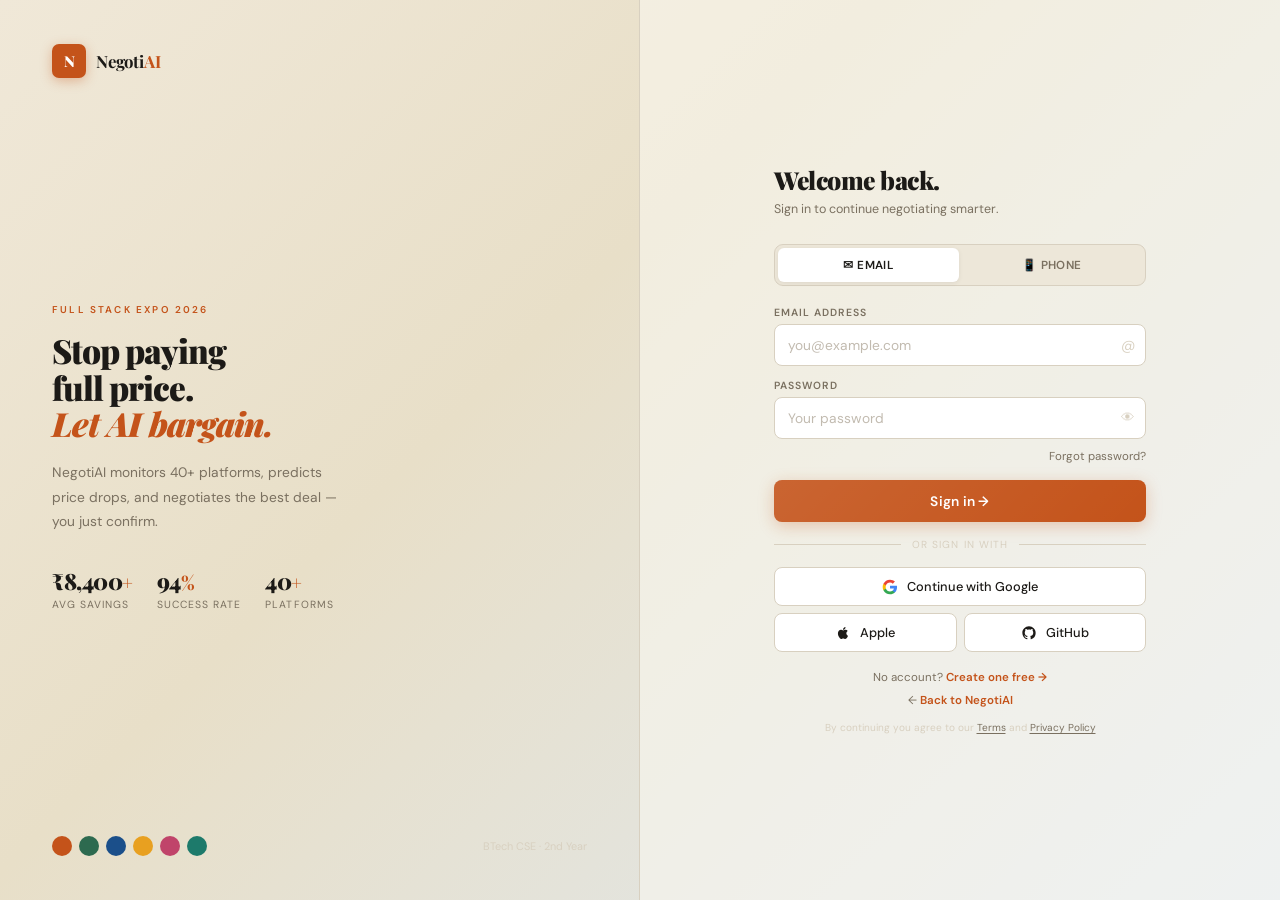
<file: frontend/login.html>
<!DOCTYPE html>
<html lang="en">
<head>
<meta charset="UTF-8"/>
<meta name="viewport" content="width=device-width, initial-scale=1.0"/>
<title>NegotiAI — Sign In</title>
<link rel="preconnect" href="https://fonts.googleapis.com"/>
<link href="https://fonts.googleapis.com/css2?family=Playfair+Display:ital,wght@0,700;0,900;1,700&family=DM+Sans:wght@400;500;600&display=swap" rel="stylesheet"/>
<style>
*{margin:0;padding:0;box-sizing:border-box;}
html,body{width:100%;min-height:100%;}
:root{
  --cream:#F5F0E8;--cream2:#EDE7D9;--ink:#1C1A17;
  --muted:#7A7060;--border:#D8D0C0;
  --sienna:#C4531A;--forest:#2D6A4F;--cobalt:#1B4F8A;
  --saffron:#E8A020;--rose:#C0446A;--teal:#1D7A6B;
}
body{font-family:"DM Sans",sans-serif;background:linear-gradient(135deg,#f0e8d8 0%,#e8dfc8 40%,#dfe8f0 100%);color:var(--ink);
  display:flex;align-items:center;justify-content:center;position:relative;}
.page{position:relative;z-index:10;width:100%;height:100vh;display:grid;grid-template-columns:1fr 1fr;}
.lpanel{display:flex;flex-direction:column;justify-content:space-between;padding:44px 52px;border-right:1px solid var(--border);}
.brand{display:flex;align-items:center;gap:10px;}
.bmark{width:34px;height:34px;border-radius:7px;background:var(--sienna);display:flex;align-items:center;justify-content:center;
  font-family:"Playfair Display",serif;font-weight:900;font-size:15px;color:#fff;box-shadow:0 3px 12px rgba(196,83,26,0.35);}
.bname{font-family:"Playfair Display",serif;font-weight:700;font-size:1.05rem;letter-spacing:-.01em;color:var(--ink);}
.bname em{font-style:normal;color:var(--sienna);}
.lbody{flex:1;display:flex;flex-direction:column;justify-content:center;padding:36px 0;}
.eyebrow{font-size:.62rem;font-weight:600;letter-spacing:.22em;text-transform:uppercase;color:var(--sienna);margin-bottom:16px;}
.headline{font-family:"Playfair Display",serif;font-size:clamp(1.8rem,2.6vw,2.8rem);font-weight:900;
  line-height:1.1;letter-spacing:-.03em;color:var(--ink);margin-bottom:18px;}
.headline em{font-style:italic;color:var(--sienna);}
.tagline{font-size:.86rem;color:var(--muted);line-height:1.8;max-width:300px;margin-bottom:32px;}
.stats{display:flex;gap:24px;}
.st{display:flex;flex-direction:column;gap:2px;}
.stn{font-family:"Playfair Display",serif;font-size:1.4rem;font-weight:900;color:var(--ink);letter-spacing:-.02em;}
.stn span{color:var(--sienna);font-size:.85em;}
.stl{font-size:.65rem;color:var(--muted);text-transform:uppercase;letter-spacing:.1em;}
.lfoot{display:flex;justify-content:space-between;align-items:center;}
.swatches{display:flex;gap:7px;}
.sw{width:20px;height:20px;border-radius:50%;transition:transform .25s cubic-bezier(.34,1.56,.64,1);}
.sw:hover{transform:scale(1.6);}
.lfootnote{font-size:.68rem;color:var(--border);}
.rpanel{display:flex;align-items:center;justify-content:center;padding:40px 52px;background:rgba(252,249,243,.55);}
.fcard{width:100%;max-width:372px;position:relative;animation:riseIn .6s cubic-bezier(.16,1,.3,1) both;opacity:0;transform:translateY(22px);}
@keyframes riseIn{to{opacity:1;transform:none;}}
.ftitle{font-family:"Playfair Display",serif;font-size:1.55rem;font-weight:900;letter-spacing:-.02em;color:var(--ink);margin-bottom:4px;}
.fsub{font-size:.78rem;color:var(--muted);margin-bottom:24px;line-height:1.6;}
.tabs{display:flex;background:var(--cream2);border:1px solid var(--border);border-radius:9px;padding:3px;margin-bottom:20px;gap:3px;}
.tb{flex:1;padding:9px 6px;border:none;background:transparent;font-family:"DM Sans",sans-serif;
  font-size:.73rem;font-weight:600;letter-spacing:.04em;text-transform:uppercase;
  color:var(--muted);border-radius:6px;transition:all .16s;}
.tb.on{background:#fff;color:var(--ink);box-shadow:0 1px 5px rgba(0,0,0,.07);}
.emsg{border-radius:7px;padding:9px 12px;font-size:.76rem;margin-bottom:13px;display:none;animation:shake .35s ease;}
.emsg.bad{background:#FEF0EE;border:1px solid rgba(196,83,26,.25);color:var(--sienna);}
.emsg.good{background:#EEF6F1;border:1px solid rgba(45,106,79,.3);color:var(--forest);}
@keyframes shake{0%,100%{transform:translateX(0)}25%,75%{transform:translateX(-5px)}50%{transform:translateX(5px)}}
.field{margin-bottom:13px;}
.field label{display:block;font-size:.65rem;font-weight:600;text-transform:uppercase;letter-spacing:.1em;color:var(--muted);margin-bottom:5px;}
.iw{position:relative;}
.field input{width:100%;padding:11px 38px 11px 13px;background:#fff;border:1.5px solid var(--border);
  border-radius:8px;font-family:"DM Sans",sans-serif;font-size:.86rem;color:var(--ink);
  outline:none;transition:border-color .18s,box-shadow .18s;}
.field input::placeholder{color:#C2BBB0;}
.field input:focus{border-color:var(--sienna);box-shadow:0 0 0 3px rgba(196,83,26,.09);}
.field input.ok{border-color:var(--forest);}
.field input.ng{border-color:var(--sienna);}
.ico{position:absolute;right:11px;top:50%;transform:translateY(-50%);font-size:.9rem;color:var(--border);pointer-events:none;transition:color .18s;}
.field input:focus~.ico,.field input.ok~.ico{color:var(--forest);}
.eyebtn{position:absolute;right:11px;top:50%;transform:translateY(-50%);background:none;border:none;
  font-size:.85rem;color:var(--border);padding:0;line-height:1;transition:color .15s;}
.eyebtn:hover{color:var(--muted);}
.strw{display:none;margin-top:5px;}
.strbars{display:flex;gap:3px;}
.sb{flex:1;height:2px;border-radius:2px;background:var(--border);transition:background .3s;}
.strl{font-size:.63rem;color:var(--muted);margin-top:3px;}
.frow{display:flex;justify-content:flex-end;margin-top:-3px;margin-bottom:16px;}
.frow a{font-size:.72rem;color:var(--muted);text-decoration:none;transition:color .15s;}
.frow a:hover{color:var(--sienna);}
.sbtn{width:100%;padding:12px;background:var(--sienna);border:none;border-radius:8px;
  font-family:"DM Sans",sans-serif;font-size:.86rem;font-weight:600;color:#fff;
  position:relative;overflow:hidden;
  transition:background .18s,transform .12s,box-shadow .18s;
  box-shadow:0 4px 16px rgba(196,83,26,.28);letter-spacing:.02em;}
.sbtn::before{content:"";position:absolute;inset:0;background:linear-gradient(135deg,rgba(255,255,255,.1),transparent);pointer-events:none;}
.sbtn:hover{background:#B8481A;transform:translateY(-1px);box-shadow:0 6px 22px rgba(196,83,26,.38);}
.sbtn:active{transform:none;}
.sbtn.ld{opacity:.7;pointer-events:none;}
.sbtn .bt{transition:opacity .15s;}
.sbtn.ld .bt{opacity:0;}
.sbtn .bsp{display:none;position:absolute;top:50%;left:50%;transform:translate(-50%,-50%);
  width:17px;height:17px;border:2px solid rgba(255,255,255,.3);border-top-color:#fff;
  border-radius:50%;animation:sp .7s linear infinite;}
.sbtn.ld .bsp{display:block;}
@keyframes sp{to{transform:translate(-50%,-50%) rotate(360deg);}}
.div{display:flex;align-items:center;gap:11px;margin:16px 0;}
.div::before,.div::after{content:"";flex:1;height:1px;background:var(--border);}
.div span{font-size:.64rem;color:var(--border);text-transform:uppercase;letter-spacing:.1em;white-space:nowrap;}
.socg{display:flex;flex-direction:column;gap:7px;}
.socb{width:100%;padding:10px 14px;background:#fff;border:1.5px solid var(--border);
  border-radius:8px;display:flex;align-items:center;justify-content:center;gap:9px;
  font-family:"DM Sans",sans-serif;font-size:.8rem;font-weight:500;color:var(--ink);
  transition:all .16s;}
.socb:hover{border-color:var(--ink);background:var(--cream);transform:translateY(-1px);box-shadow:0 3px 10px rgba(0,0,0,.06);}
.socb svg{width:16px;height:16px;flex-shrink:0;}
.socrow{display:flex;gap:7px;}
.socrow .socb{flex:1;}
.ffoot{text-align:center;margin-top:18px;font-size:.72rem;color:var(--muted);}
.ffoot a{color:var(--sienna);text-decoration:none;font-weight:600;}
.ffoot a:hover{text-decoration:underline;text-underline-offset:2px;}
.terms{font-size:.63rem;color:var(--border);text-align:center;margin-top:11px;line-height:1.7;}
.terms a{color:var(--muted);text-decoration:underline;text-underline-offset:2px;}
.sov{position:absolute;inset:0;background:rgba(245,240,232,.93);border-radius:14px;
  display:flex;flex-direction:column;align-items:center;justify-content:center;
  opacity:0;pointer-events:none;transition:opacity .4s;z-index:20;backdrop-filter:blur(6px);}
.sov.on{opacity:1;pointer-events:all;}
.sic{width:56px;height:56px;border-radius:50%;background:var(--forest);
  display:flex;align-items:center;justify-content:center;font-size:1.5rem;color:#fff;
  margin-bottom:12px;animation:pop .5s cubic-bezier(.16,1,.3,1);}
@keyframes pop{from{transform:scale(.4);opacity:0;}}
.smsg{font-family:"Playfair Display",serif;font-size:1.1rem;font-weight:700;color:var(--forest);}
.ssub{font-size:.76rem;color:var(--muted);margin-top:4px;}
.phrow{display:flex;gap:7px;}
.phrow select{width:82px;flex-shrink:0;padding:11px 7px;border:1.5px solid var(--border);
  border-radius:8px;font-family:"DM Sans",sans-serif;font-size:.8rem;
  background:#fff;color:var(--ink);outline:none;transition:border-color .18s;}
.phrow select:focus{border-color:var(--sienna);}
.otpg{display:flex;gap:6px;margin-bottom:8px;}
.otpg input{flex:1;text-align:center;padding:10px 3px;font-size:1rem;font-weight:700;}
.rrow{font-size:.71rem;color:var(--muted);margin-bottom:14px;}
.rrow a{color:var(--sienna);text-decoration:none;font-weight:600;}
.toast{position:fixed;top:20px;left:50%;transform:translateX(-50%) translateY(-8px);
  background:var(--ink);color:#fff;border-radius:7px;padding:10px 18px;
  font-size:.78rem;z-index:9999;opacity:0;transition:all .28s;
  white-space:nowrap;pointer-events:none;box-shadow:0 5px 18px rgba(0,0,0,.18);}
.toast.on{opacity:1;transform:translateX(-50%) translateY(0);}
.toast.g{background:var(--forest);}
@media(max-width:780px){.page{grid-template-columns:1fr;}.lpanel{display:none;}.rpanel{padding:28px 24px;}}
</style>
</head>
<body>
<div class="toast" id="toast"></div>
<div class="page">
  <div class="lpanel">
    <div class="brand">
      <a href="index.html" style="display:flex;align-items:center;gap:10px;text-decoration:none;">
        <div class="bmark">N</div>
        <div class="bname">Negoti<em>AI</em></div>
      </a>
    </div>
    <div class="lbody">
      <div class="eyebrow">Full Stack Expo 2026</div>
      <h1 class="headline">Stop paying<br>full price.<br><em>Let AI bargain.</em></h1>
      <p class="tagline">NegotiAI monitors 40+ platforms, predicts price drops, and negotiates the best deal — you just confirm.</p>
      <div class="stats">
        <div class="st"><div class="stn">₹8,400<span>+</span></div><div class="stl">Avg savings</div></div>
        <div class="st"><div class="stn">94<span>%</span></div><div class="stl">Success rate</div></div>
        <div class="st"><div class="stn">40<span>+</span></div><div class="stl">Platforms</div></div>
      </div>
    </div>
    <div class="lfoot">
      <div class="swatches">
        <div class="sw" style="background:#C4531A;"></div>
        <div class="sw" style="background:#2D6A4F;"></div>
        <div class="sw" style="background:#1B4F8A;"></div>
        <div class="sw" style="background:#E8A020;"></div>
        <div class="sw" style="background:#C0446A;"></div>
        <div class="sw" style="background:#1D7A6B;"></div>
      </div>
      <div class="lfootnote">BTech CSE &middot; 2nd Year</div>
    </div>
  </div>
  <div class="rpanel">
    <div class="fcard">
      <div class="ftitle">Welcome back.</div>
      <div class="fsub">Sign in to continue negotiating smarter.</div>
      <div class="tabs">
        <button class="tb on" onclick="swTab('email',this)">&#9993; Email</button>
        <button class="tb" onclick="swTab('phone',this)">&#128241; Phone</button>
      </div>
      <div class="emsg" id="em"></div>
      <div id="eP">
        <div class="field">
          <label>Email address</label>
          <div class="iw">
            <input type="email" id="eml" placeholder="you@example.com" autocomplete="email" oninput="vEml(this)"/>
            <span class="ico" id="eico">@</span>
          </div>
        </div>
        <div class="field">
          <label>Password</label>
          <div class="iw">
            <input type="password" id="pwd" placeholder="Your password" autocomplete="current-password" oninput="chkStr(this)"/>
            <button class="eyebtn" onclick="togEye('pwd',this)" type="button">&#128065;</button>
          </div>
          <div class="strw" id="strw">
            <div class="strbars">
              <div class="sb" id="sb1"></div><div class="sb" id="sb2"></div>
              <div class="sb" id="sb3"></div><div class="sb" id="sb4"></div>
            </div>
            <div class="strl" id="strl"></div>
          </div>
        </div>
        <div class="frow"><a href="#" onclick="fgtPwd(event)">Forgot password?</a></div>
        <button class="sbtn" onclick="doEml()" id="eBtn">
          <span class="bt">Sign in &rarr;</span><div class="bsp"></div>
        </button>
      </div>
      <div id="phP" style="display:none;">
        <div class="field">
          <label>Mobile number</label>
          <div class="iw phrow">
            <select id="cc">
              <option>&#127470;&#127475; +91</option>
              <option>&#127482;&#127480; +1</option>
              <option>&#127468;&#127463; +44</option>
              <option>&#127462;&#127466; +971</option>
            </select>
            <input type="tel" id="ph" placeholder="10-digit number" oninput="vPh(this)" style="flex:1;border-radius:0 8px 8px 0;border-left:none;"/>
          </div>
        </div>
        <div id="otpSec" style="display:none;">
          <div class="field">
            <label>Enter OTP</label>
            <div class="otpg">
              <input type="text" maxlength="1" class="od" oninput="oNext(this,0)" onkeydown="oBk(event,0)"/>
              <input type="text" maxlength="1" class="od" oninput="oNext(this,1)" onkeydown="oBk(event,1)"/>
              <input type="text" maxlength="1" class="od" oninput="oNext(this,2)" onkeydown="oBk(event,2)"/>
              <input type="text" maxlength="1" class="od" oninput="oNext(this,3)" onkeydown="oBk(event,3)"/>
              <input type="text" maxlength="1" class="od" oninput="oNext(this,4)" onkeydown="oBk(event,4)"/>
              <input type="text" maxlength="1" class="od" oninput="oNext(this,5)" onkeydown="oBk(event,5)"/>
            </div>
          </div>
          <div class="rrow">Didn't receive it? <a href="#" onclick="reOtp(event)">Resend OTP</a></div>
        </div>
        <button class="sbtn" onclick="doPh()" id="phBtn">
          <span class="bt" id="phBt">Send OTP &rarr;</span><div class="bsp"></div>
        </button>
      </div>
      <div class="div"><span>or sign in with</span></div>
      <div class="socg">
        <button class="socb" onclick="doSoc('Google')">
          <svg viewBox="0 0 24 24"><path d="M22.56 12.25c0-.78-.07-1.53-.2-2.25H12v4.26h5.92c-.26 1.37-1.04 2.53-2.21 3.31v2.77h3.57c2.08-1.92 3.28-4.74 3.28-8.09z" fill="#4285F4"/><path d="M12 23c2.97 0 5.46-.98 7.28-2.66l-3.57-2.77c-.98.66-2.23 1.06-3.71 1.06-2.86 0-5.29-1.93-6.16-4.53H2.18v2.84C3.99 20.53 7.7 23 12 23z" fill="#34A853"/><path d="M5.84 14.09c-.22-.66-.35-1.36-.35-2.09s.13-1.43.35-2.09V7.07H2.18C1.43 8.55 1 10.22 1 12s.43 3.45 1.18 4.93l3.66-2.84z" fill="#FBBC05"/><path d="M12 5.38c1.62 0 3.06.56 4.21 1.64l3.15-3.15C17.45 2.09 14.97 1 12 1 7.7 1 3.99 3.47 2.18 7.07l3.66 2.84c.87-2.6 3.3-4.53 6.16-4.53z" fill="#EA4335"/></svg>
          Continue with Google
        </button>
        <div class="socrow">
          <button class="socb" onclick="doSoc('Apple')">
            <svg viewBox="0 0 24 24" fill="#1C1A17"><path d="M17.05 20.28c-.98.95-2.05.8-3.08.35-1.09-.46-2.09-.48-3.24 0-1.44.62-2.2.44-3.06-.35C2.79 15.25 3.51 7.7 9.05 7.31c1.35.07 2.29.74 3.08.8 1.18-.24 2.31-.93 3.57-.84 1.51.12 2.65.72 3.4 1.8-3.12 1.87-2.38 5.98.48 7.13-.57 1.56-1.32 3.1-2.54 4.09zM12.03 7.25c-.15-2.23 1.66-4.07 3.74-4.25.29 2.58-2.34 4.5-3.74 4.25z"/></svg>
            Apple
          </button>
          <button class="socb" onclick="doSoc('GitHub')">
            <svg viewBox="0 0 24 24" fill="#1C1A17"><path d="M12 2C6.477 2 2 6.484 2 12.017c0 4.425 2.865 8.18 6.839 9.504.5.092.682-.217.682-.483 0-.237-.008-.868-.013-1.703-2.782.605-3.369-1.343-3.369-1.343-.454-1.158-1.11-1.466-1.11-1.466-.908-.62.069-.608.069-.608 1.003.07 1.531 1.032 1.531 1.032.892 1.53 2.341 1.088 2.91.832.092-.647.35-1.088.636-1.338-2.22-.253-4.555-1.113-4.555-4.951 0-1.093.39-1.988 1.029-2.688-.103-.253-.446-1.272.098-2.65 0 0 .84-.27 2.75 1.026A9.564 9.564 0 0112 6.844c.85.004 1.705.115 2.504.337 1.909-1.296 2.747-1.027 2.747-1.027.546 1.379.202 2.398.1 2.651.64.7 1.028 1.595 1.028 2.688 0 3.848-2.339 4.695-4.566 4.943.359.309.678.92.678 1.855 0 1.338-.012 2.419-.012 2.747 0 .268.18.58.688.482A10.019 10.019 0 0022 12.017C22 6.484 17.522 2 12 2z"/></svg>
            GitHub
          </button>
        </div>
      </div>
      <div class="ffoot">No account? <a href="#" onclick="sgUp(event)">Create one free &rarr;</a></div>
      <div class="ffoot" style="margin-top:8px;">&larr; <a href="index.html">Back to NegotiAI</a></div>
      <div class="terms">By continuing you agree to our <a href="#">Terms</a> and <a href="#">Privacy Policy</a></div>
      <div class="sov" id="sov">
        <div class="sic">&#10003;</div>
        <div class="smsg">Signed in!</div>
        <div class="ssub">Redirecting to NegotiAI&hellip;</div>
      </div>
    </div>
  </div>
</div>
<script>
function swTab(tab,el){
  document.querySelectorAll(".tb").forEach(function(b){b.classList.remove("on");});
  el.classList.add("on");
  document.getElementById("eP").style.display=tab==="email"?"block":"none";
  document.getElementById("phP").style.display=tab==="phone"?"block":"none";
  hideE();
}
function showE(msg,ok){
  var e=document.getElementById("em");e.textContent=msg;
  e.className="emsg "+(ok?"good":"bad");e.style.display="block";
}
function hideE(){document.getElementById("em").style.display="none";}
function showToast(msg,g){
  var t=document.getElementById("toast");t.textContent=msg;
  t.className="toast on"+(g?" g":"");
  setTimeout(function(){t.classList.remove("on");},3000);
}
function vEml(inp){
  var ok=/^[^\s@]+@[^\s@]+\.[^\s@]+$/.test(inp.value);
  inp.classList.toggle("ok",ok);inp.classList.toggle("ng",!ok&&inp.value.length>4);
  var ico=document.getElementById("eico");ico.textContent=ok?"\u2713":"@";
  ico.style.color=ok?"var(--forest)":"";
}
function chkStr(inp){
  var v=inp.value,w=document.getElementById("strw");
  if(!v){w.style.display="none";return;}w.style.display="block";
  var s=0;
  if(v.length>=8)s++;if(/[A-Z]/.test(v))s++;if(/[0-9]/.test(v))s++;if(/[^A-Za-z0-9]/.test(v))s++;
  var cols=["#C4531A","#E8A020","#1D7A6B","#2D6A4F"],labs=["Weak","Fair","Good","Strong"];
  [1,2,3,4].forEach(function(i){document.getElementById("sb"+i).style.background=i<=s?cols[s-1]:"var(--border)";});
  document.getElementById("strl").textContent=labs[s-1]||"";
  document.getElementById("strl").style.color=cols[s-1]||"";
}
function togEye(id,btn){
  var i=document.getElementById(id);i.type=i.type==="password"?"text":"password";
  btn.textContent=i.type==="password"?"\uD83D\uDC41":"\uD83D\uDE48";
}
function doEml(){
  var em=document.getElementById("eml").value.trim();
  var pw=document.getElementById("pwd").value;hideE();
  if(!em||!pw){showE("Please fill in both fields.");return;}
  if(!/^[^\s@]+@[^\s@]+\.[^\s@]+$/.test(em)){showE("Enter a valid email address.");return;}
  var btn=document.getElementById("eBtn");btn.classList.add("ld");
  setTimeout(function(){btn.classList.remove("ld");document.getElementById("sov").classList.add("on");setTimeout(function(){sessionStorage.setItem("negotiai_auth","1");window.location.href="index.html";},1400);},1800);
}
var otpSent=false;
function vPh(inp){inp.classList.toggle("ok",/^[6-9]\d{9}$/.test(inp.value));}
function doPh(){
  var ph=document.getElementById("ph").value.trim();
  var btn=document.getElementById("phBtn");hideE();
  if(!otpSent){
    if(!/^[6-9]\d{9}$/.test(ph)){showE("Enter a valid 10-digit number.");return;}
    btn.classList.add("ld");
    setTimeout(function(){
      btn.classList.remove("ld");
      document.getElementById("otpSec").style.display="block";
      document.getElementById("phBt").textContent="Verify OTP \u2192";
      otpSent=true;document.querySelector(".od").focus();
      showToast("OTP sent to +91 "+ph,true);
    },1400);
  }else{
    var code=[].slice.call(document.querySelectorAll(".od")).map(function(i){return i.value;}).join("");
    if(code.length<6){showE("Enter the complete 6-digit OTP.");return;}
    btn.classList.add("ld");
    setTimeout(function(){btn.classList.remove("ld");document.getElementById("sov").classList.add("on");sessionStorage.setItem("negotiai_auth","1");setTimeout(function(){window.location.href="index.html";},1400);},1400);
  }
}
function oNext(inp,idx){inp.value=inp.value.replace(/\D/g,"");if(inp.value){var n=document.querySelectorAll(".od")[idx+1];if(n)n.focus();}}
function oBk(e,idx){if(e.key==="Backspace"){var c=document.querySelectorAll(".od")[idx];if(!c.value){var p=document.querySelectorAll(".od")[idx-1];if(p){p.value="";p.focus();}}}}
function reOtp(e){
  e.preventDefault();document.querySelectorAll(".od").forEach(function(i){i.value="";});
  document.querySelector(".od").focus();
  e.target.textContent="Sent \u2713";e.target.style.color="var(--forest)";
  setTimeout(function(){e.target.textContent="Resend OTP";e.target.style.color="";},2500);
}
function doSoc(p){showToast("Connecting to "+p+"...");setTimeout(function(){document.getElementById("sov").classList.add("on");setTimeout(function(){sessionStorage.setItem("negotiai_auth","1");window.location.href="index.html";},1400);},1700);}
function fgtPwd(e){
  e.preventDefault();var em=document.getElementById("eml").value.trim();
  if(!em||!/^[^\s@]+@[^\s@]+\.[^\s@]+$/.test(em)){showE("Enter your email above first.");return;}
  showE("Reset link sent to "+em,true);
}
function sgUp(e){e.preventDefault();sessionStorage.setItem("negotiai_auth","1");showToast("Redirecting...");setTimeout(function(){window.location.href="index.html";},1200);}
document.addEventListener("keydown",function(e){
  if(e.key!=="Enter")return;
  if(document.getElementById("eP").style.display!=="none")doEml();else doPh();
});
</script>
</body>
</html>
</file>
